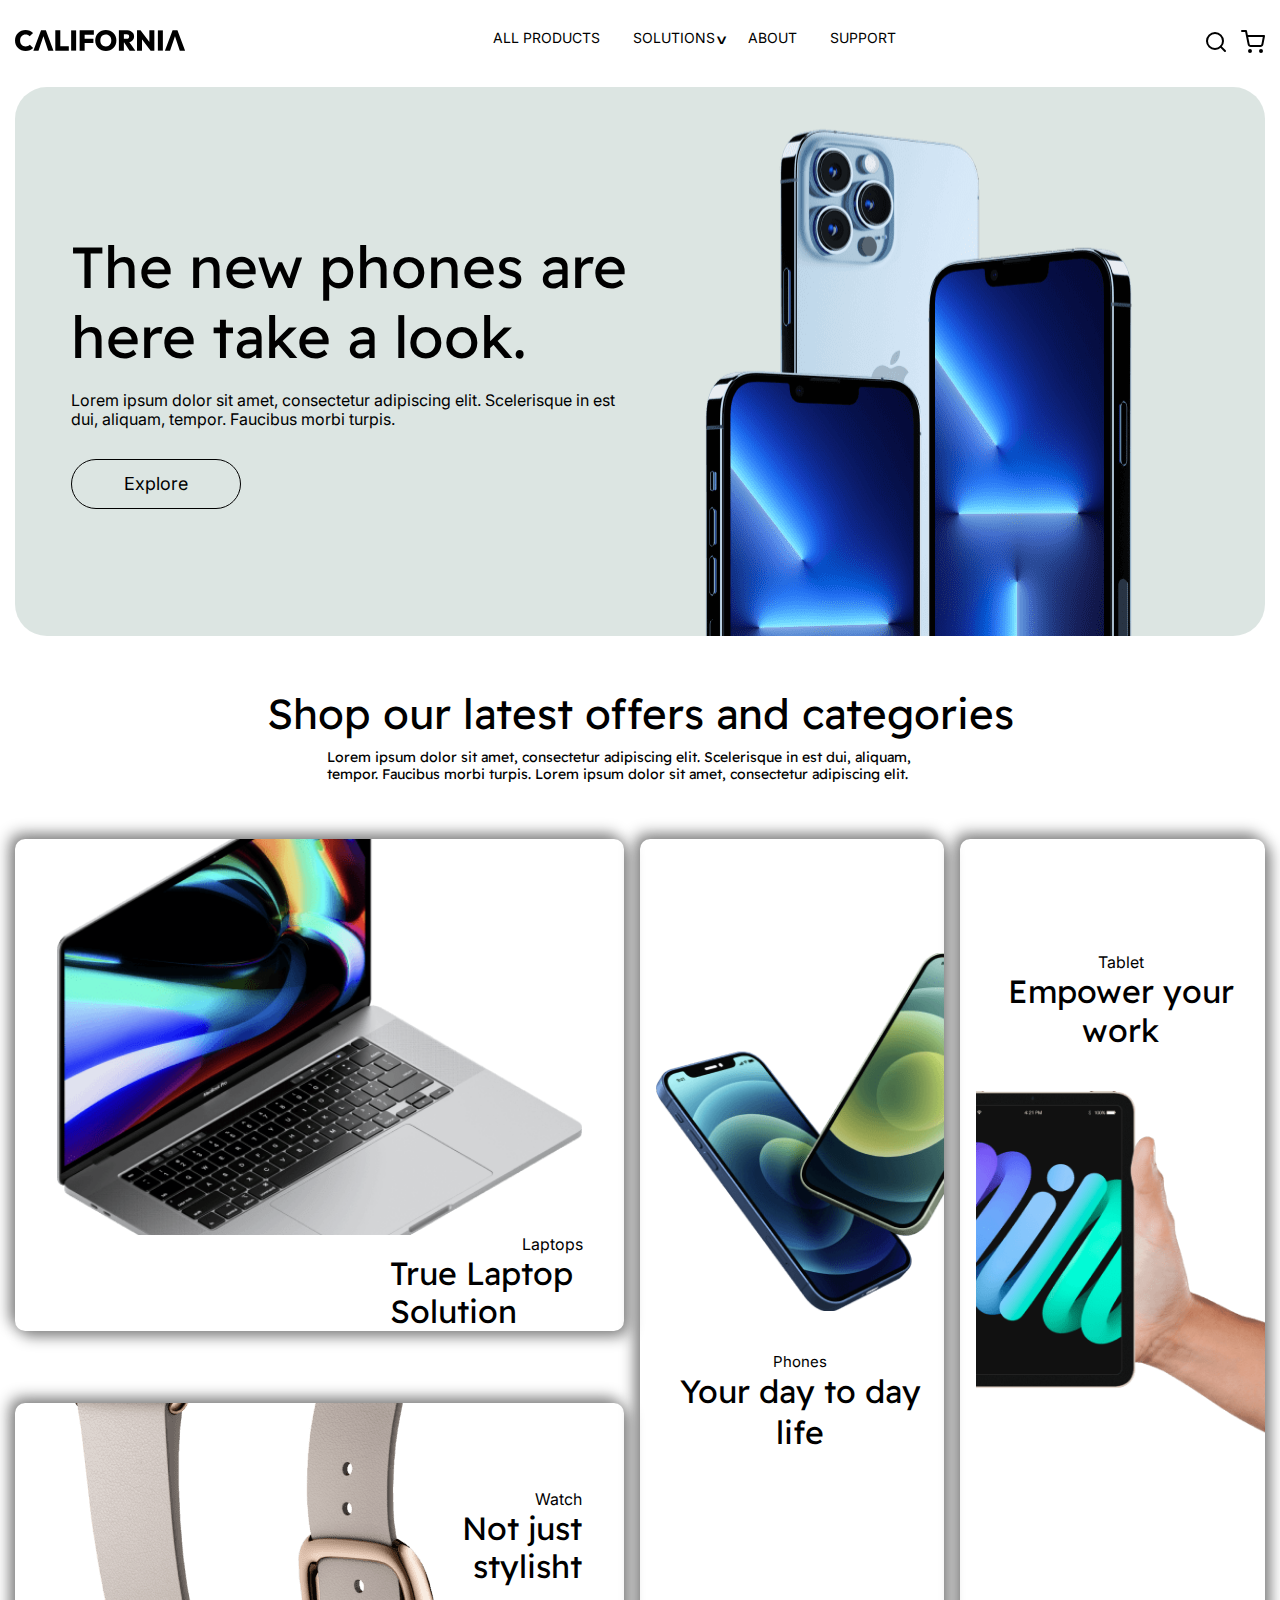
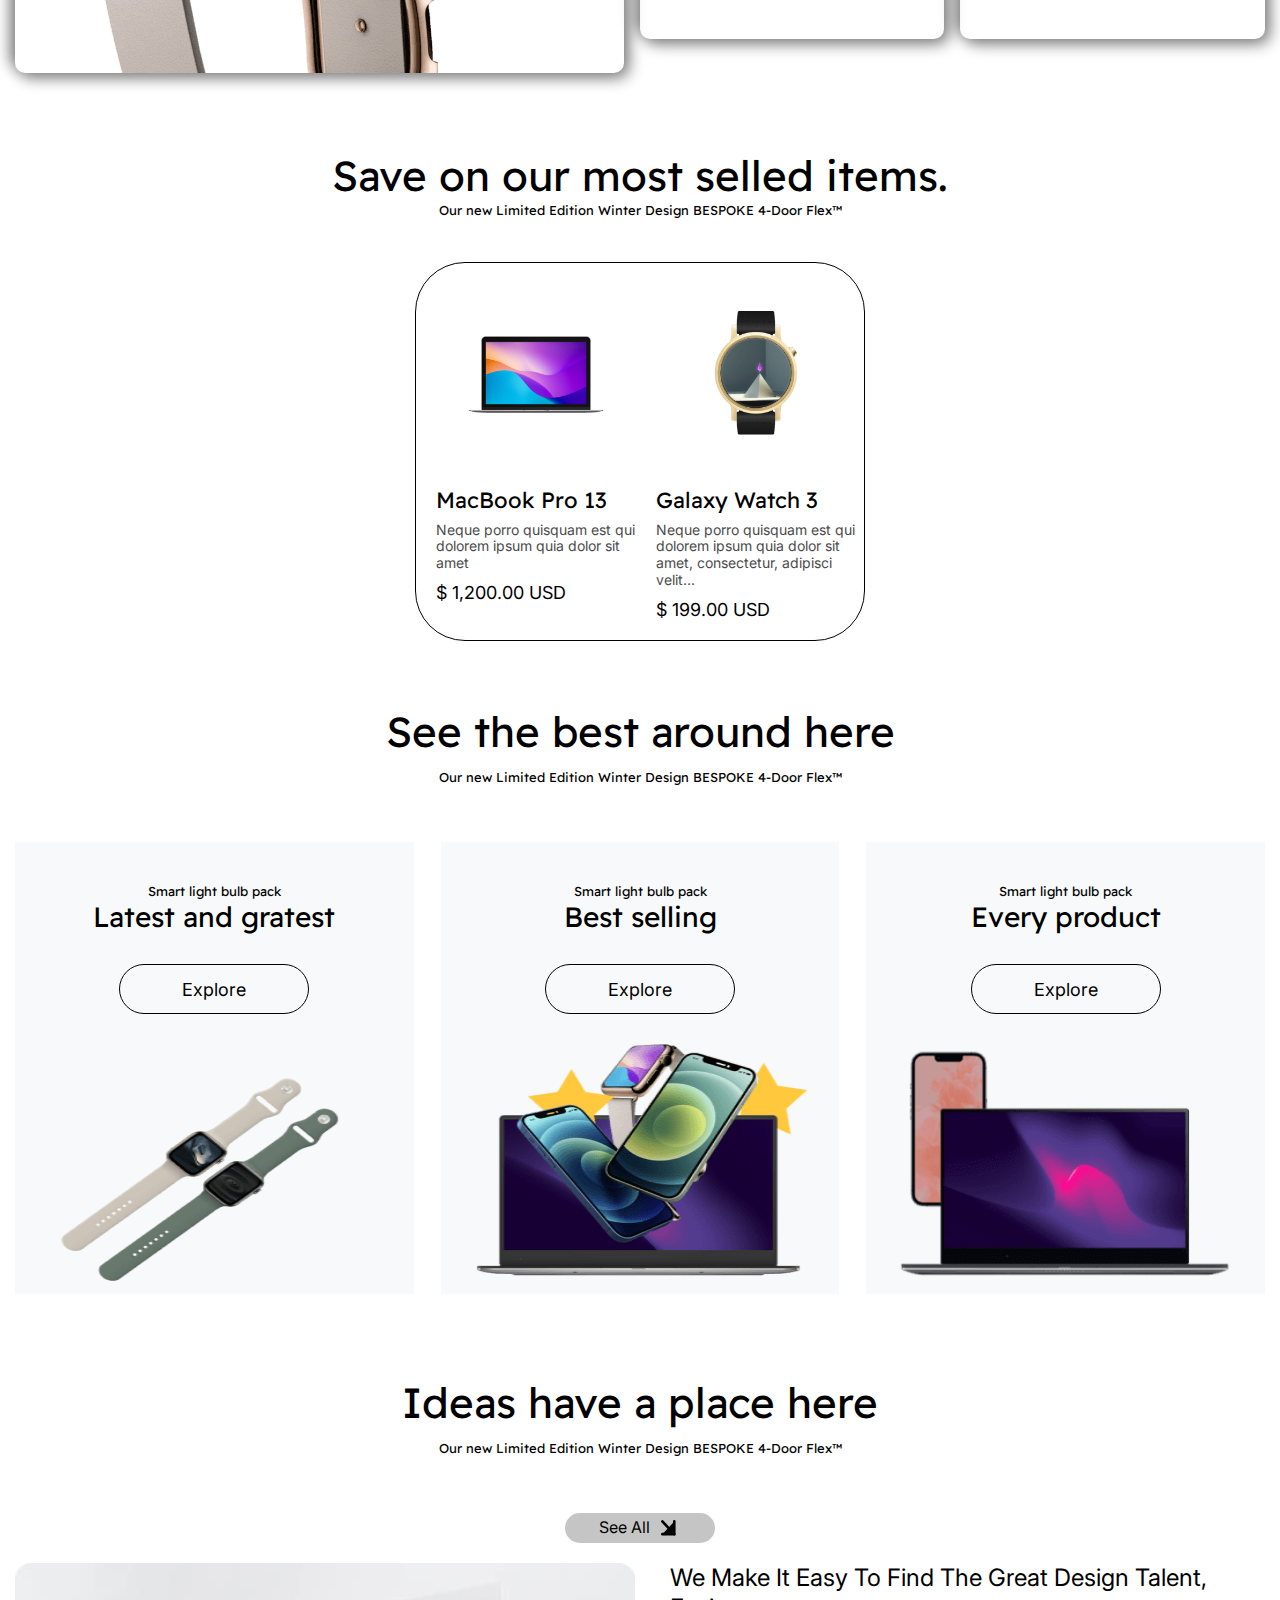
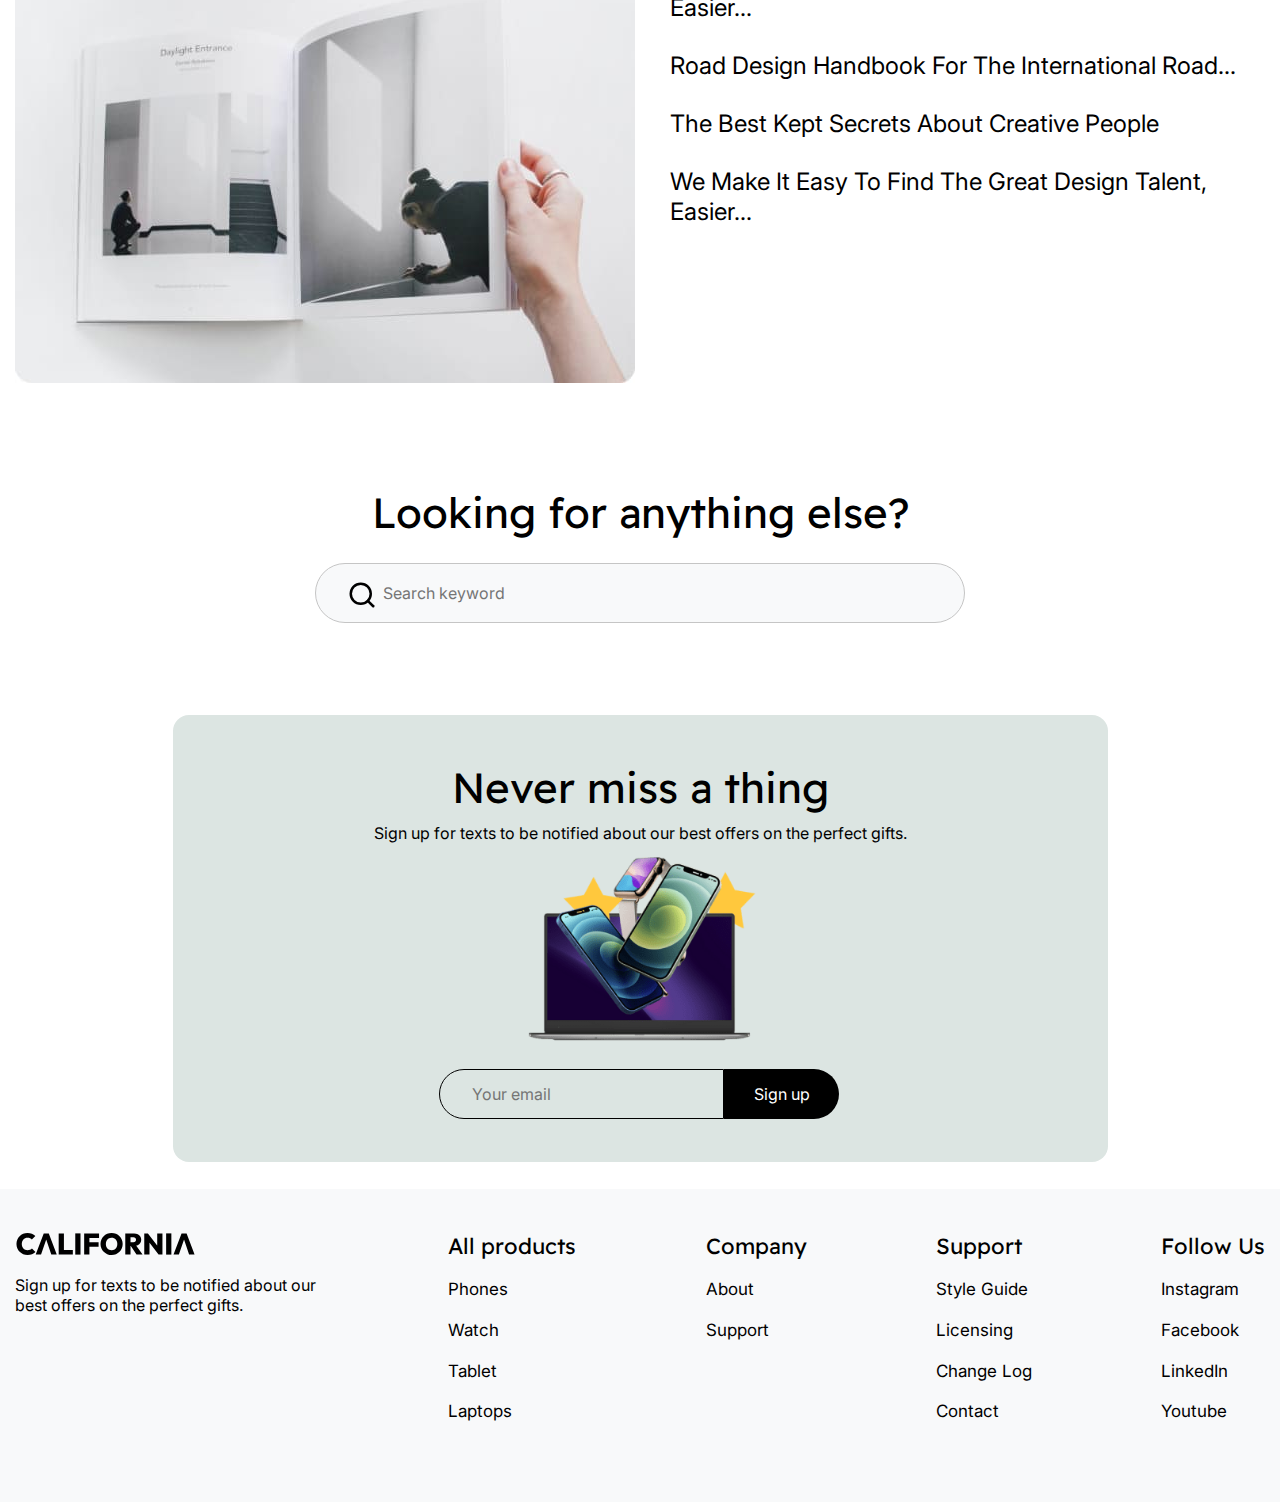
<file: index.html>
<!DOCTYPE html>
<html lang="en">
  <head>
    <meta charset="UTF-8" />
    <meta name="viewport" content="width=device-width, initial-scale=1.0" />
    <link
      rel="stylesheet"
      href="https://cdnjs.cloudflare.com/ajax/libs/modern-normalize/2.0.0/modern-normalize.min.css"
    />
    <link rel="stylesheet" href="./styles.css" />
    <link rel="preconnect" href="https://fonts.googleapis.com" />
    <link rel="preconnect" href="https://fonts.gstatic.com" crossorigin />
    <link
      href="https://fonts.googleapis.com/css2?family=Inter&family=Readex+Pro&display=swap"
      rel="stylesheet"
    />
    <title>Apple</title>
    <script src="./js/search-main.js" type="module" defer></script>
    <script src="./js/select-menu.js" type="module" defer></script>
    <script src="./js/mob-menu.js" type="module" defer></script>
    <script src="./js/see-all.js" type="module" defer></script>
    <script src="./js/slider.js" type="module" defer></script>
  </head>
  <body>
    <header class="header">
      <div class="container">
        <nav class="main-nav">
          <a class="logo-link" href="./index.html">
            <svg class="logo-icon" width="170" height="21">
              <use href="./image/symbol-defs.svg#icon-logo"></use>
            </svg>
          </a>
          <button class="mob-menu-open-btn" type="button">
            <svg class="mob-menu-open-btn-icon" width="30" height="30">
              <use href="./image/symbol-defs.svg#icon-mob-menu"></use>
            </svg>
          </button>
          <ul class="main-nav-link-list">
            <li>
              <a class="main-nav-link-list-item" href="./products.html"
                >all products</a
              >
            </li>
            <li class="solutions-item">
              <label class="solutions-label" for="solutions">Solutions</label>
              <input class="solutions-input" type="checkbox" id="solutions" />
              <ul class="solutions-list">
                <li class="solutions-list-item"><a href="">Something</a></li>
                <li class="solutions-list-item"><a href="">Something</a></li>
                <li class="solutions-list-item"><a href="">Something</a></li>
              </ul>
            </li>
            <li>
              <a class="main-nav-link-list-item" href="./about.html">ABOUT</a>
            </li>
            <li>
              <a class="main-nav-link-list-item" href=" ">Support</a>
            </li>
          </ul>
          <ul class="main-nav-icon-list">
            <li>
              <a class="main-nav-icon-list-link" href="#sixth">
                <svg class="main-nav-icon" width="24" height="24">
                  <use href="./image/symbol-defs.svg#icon-search-icon"></use>
                </svg>
              </a>
            </li>
            <li>
              <a class="main-nav-icon-list-link" href="./backet.html">
                <svg class="main-nav-icon" width="24" height="24">
                  <use href="./image/symbol-defs.svg#icon-cart-icon"></use>
                </svg>
              </a>
            </li>
          </ul>
        </nav>
      </div>
    </header>
    <section class="section-1">
      <div class="container">
        <div class="section-1-main-container">
          <h1 class="section-1-title">The new phones are here take a look.</h1>
          <p class="section-1-description">
            Lorem ipsum dolor sit amet, consectetur adipiscing elit. Scelerisque
            in est dui, aliquam, tempor. Faucibus morbi turpis.
          </p>
          <a class="section-1-btn" href="">Explore</a>
        </div>
      </div>
    </section>
    <section class="section-2">
      <div class="container">
        <h2 class="section-2-title" id="second">
          Shop our latest offers and categories
        </h2>
        <p class="section-2-description">
          Lorem ipsum dolor sit amet, consectetur adipiscing elit. Scelerisque
          in est dui, aliquam, tempor. Faucibus morbi turpis. Lorem ipsum dolor
          sit amet, consectetur adipiscing elit.
        </p>
        <div class="section-2-list-container">
          <ul class="section-2-list-1">
            <li class="section-2-list-1-item-1">
              <img
                srcset="
                  ./image/section-2/section-2-img-laptop.png    1x,
                  ./image/section-2/section-2-img-laptop@2x.png 2x
                "
                src="./image/section-2/section-2-img-laptop.png"
                alt=""
              />
              <h3 class="section-2-list-1-item-title-1">Laptops</h3>
              <p class="section-2-list-1-item-description-1">
                True Laptop Solution
              </p>
            </li>
            <li class="section-2-list-1-item-2">
              <img
                class="section-2-list-1-item-img-2"
                srcset="
                  ./image/section-2/section-2-img-belt.png    1x,
                  ./image/section-2/section-2-img-belt@2x.png 2x
                "
                src="./image/section-2/section-2-img-belt.png"
                alt=""
              />
              <div>
                <h3 class="section-2-list-1-item-title-2">Watch</h3>
                <p class="section-2-list-1-item-description-2">
                  Not just stylisht
                </p>
              </div>
            </li>
          </ul>
          <ul class="section-2-list-2">
            <li class="section-2-list-2-item">
              <img
                class="section-2-list-2-item-img-1"
                srcset="
                  ./image/section-2/section-2-img-iphone.png    1x,
                  ./image/section-2/section-2-img-iphone@2x.png 2x
                "
                src="./image/section-2/section-2-img-iphone.png"
                alt=""
              />
              <h3 class="section-2-list-2-item-title-1">Phones</h3>
              <p class="section-2-list-2-item-description-1">
                Your day to day life
              </p>
            </li>
            <li class="section-2-list-2-item">
              <h3 class="section-2-list-2-item-title-2">Tablet</h3>
              <p class="section-2-list-2-item-description-2">
                Empower your work
              </p>
              <img
                srcset="
                  ./image/section-2/section-2-img-tablet.png    1x,
                  ./image/section-2/section-2-img-tablet@2x.png 2x
                "
                src="./image/section-2/section-2-img-tablet.png"
                alt=""
              />
            </li>
          </ul>
        </div>
      </div>
    </section>
    <section class="section-3">
      <div class="container">
        <h2 class="section-3-title" id="third">
              Save on our most selled items.
            </h2>
            <p class="section-3-description">
              Our new Limited Edition Winter Design BESPOKE 4-Door Flex™
            </p>
            <ul class=" slider-box">
              <div class="slider-list">
              <li class="section-3-product-list-item slider-image-container" id="one">
                <div class="product-list-img-container">
                  <img
                    srcset="
                  ./image/section-3/section-3-laptop.png x1,
                  ./image/section-3/section-3-laptop@2x.png x2
                "
                    src="./image/section-3/section-3-laptop.png"
                    alt=""
                  />
                </div>
                <h3 class="product-list-item-name">MacBook Pro 13</h3>
                <p class="product-list-item-description">
                  Neque porro quisquam est qui dolorem ipsum quia dolor sit amet
                </p>
                <p class="product-list-item-price">$ 1,200.00 USD</p>
              </li>
              <li class="section-3-product-list-item slider-image-container" id="two">
                <div class="product-list-img-container">
                  <img
                    srcset="./image/section-3/section-3-watch.png x1, ./image/section-3/section-3-watch@2x.png x2"
                    src="./image/section-3/section-3-watch.png"
                    alt=""
                  />
                </div>
                <h3 class="product-list-item-name">Galaxy Watch 3</h3>
                <p class="product-list-item-description">
                  Neque porro quisquam est qui dolorem ipsum quia dolor sit
                  amet, consectetur, adipisci velit...
                </p>
                <p class="product-list-item-price">$ 199.00 USD</p>
              </li>
              <li class="section-3-product-list-item slider-image-container" id="three">
                <div class="product-list-img-container">
                  <img
                    srcset="
                      ./image/section-3/section-3-macair.png    1x,
                      ./image/section-3/section-3-macair@2x.png 2x
                    "
                    src="./image/section-3/section-3-macair.png"
                    alt=""
                  />
                </div>
                <h3 class="product-list-item-name">MacBook Air M1</h3>
                <p class="product-list-item-description">
                  Neque porro quisquam est qui dolorem ipsum quia dolor sit
                  amet, consectetur, adipisci velit...
                </p>
                <p class="product-list-item-price">$ 1,009.00 USD</p>
              </li>
              <li class="section-3-product-list-item slider-image-container" id="four">
                <div class="product-list-img-container">
                  <img
                    srcset="./image/section-3/section-3-tablet.png x1, ./image/section-3/section-3-tablet@2x.png x2"
                    src="./image/section-3/section-3-tablet.png"
                    alt=""
                  />
                </div>
                <h3 class="product-list-item-name">iPad</h3>
                <p class="product-list-item-description">
                  Neque porro quisquam est qui dolorem ipsum quia dolor sit
                  amet, consectetur, adipisci velit...
                </p>
                <p class="product-list-item-price">$ 610.00 USD</p>
              </li>
            </ul>
          </div>
      </div>
    </section>
    <section class="section-4">
      <div class="container">
        <h2 class="section-4-title" id="fourth">See the best around here</h2>
        <p class="section-4-description">
          Our new Limited Edition Winter Design BESPOKE 4-Door Flex™
        </p>
        <ul class="section-4-list">
          <li class="section-4-list-item">
            <p class="section-4-list-item-description">Smart light bulb pack</p>
            <h3 class="section-4-list-item-title">Latest and gratest</h3>
            <a class="section-4-list-item-btn" href="">Explore</a>
            <img
              class="section-4-list-img"
              srcset="
                ./image/section-4/section-4-watch.png    1x,
                ./image/section-4/section-4-watch@2x.png 2x
              "
              src="./image/section-4/section-4-watch.png"
              alt=""
            />
          </li>
          <li class="section-4-list-item">
            <p class="section-4-list-item-description">Smart light bulb pack</p>
            <h3 class="section-4-list-item-title">Best selling</h3>
            <a class="section-4-list-item-btn" href="">Explore</a>
            <img
              class="section-4-list-img"
              srcset="
                ./image/section-4/section-4-phones.png    1x,
                ./image/section-4/section-4-phones@2x.png 2x
              "
              src="./image/section-4/section-4-phones.png"
              alt=""
            />
          </li>
          <li class="section-4-list-item">
            <p class="section-4-list-item-description">Smart light bulb pack</p>
            <h3 class="section-4-list-item-title">Every product</h3>
            <a class="section-4-list-item-btn" href="">Explore</a>
            <img
              class="section-4-list-img"
              srcset="
                ./image/section-4/section-4-laptop.png    1x,
                ./image/section-4/section-4-laptop@2x.png 2x
              "
              src="./image/section-4/section-4-laptop.png"
              alt=""
            />
          </li>
        </ul>
      </div>
    </section>
    <section class="section-5">
      <div class="container">
        <h2 class="section-5-title" id="fifth">Ideas have a place here</h2>
        <p class="section-5-description">
          Our new Limited Edition Winter Design BESPOKE 4-Door Flex™
        </p>
        <div>
          <button class="see-all-btn" type="button">
            See All
            <svg class="see-all-svg" width="26" height="26">
              <use href="./image/symbol-defs.svg#icon-more-icon"></use>
            </svg>
          </button>
          <!-- <input
            class="see-all-checkbox"
            id="see-all"
            type="checkbox"
            name="see-all"
          /> -->
          <div class="see-all-list">
            <div class="section-5-item">
              <img
                class="section-5-item-img"
                srcset="
                ./image/section-5/section-5-img.jpg x1,
                ./image/section-5/section-5-img@2x.jpg x2
              "
                src="./image/section-5/section-5-img.jpg"
                alt=""
              />
              <ul>
                <li class="section-5-list-item">
                  We Make It Easy To Find The Great Design Talent, Easier...
                </li>
                <li class="section-5-list-item">
                  Road Design Handbook For The International Road...
                </li>
                <li class="section-5-list-item">
                  The Best Kept Secrets About Creative People
                </li>
                <li class="section-5-list-item">
                  We Make It Easy To Find The Great Design Talent, Easier...
                </li>
              </ul>
            </div>
            <div class="section-5-item section-5-item-hidden">
              <img
                class="section-5-item-img"
                srcset="
                ./image/section-5/section-5-img.jpg x1,
                ./image/section-5/section-5-img@2x.jpg x2
              "
                src="./image/section-5/section-5-img.jpg"
                alt=""
              />
              <ul>
                <li class="section-5-list-item">
                  We Make It Easy To Find The Great Design Talent, Easier...
                </li>
                <li class="section-5-list-item">
                  Road Design Handbook For The International Road...
                </li>
                <li class="section-5-list-item">
                  The Best Kept Secrets About Creative People
                </li>
                <li class="section-5-list-item">
                  We Make It Easy To Find The Great Design Talent, Easier...
                </li>
              </ul>
            </div>
            <div class="section-5-item section-5-item-hidden">
              <img
                class="section-5-item-img"
                srcset="
                ./image/section-5/section-5-img.jpg x1,
                ./image/section-5/section-5-img@2x.jpg x2
              "
                src="./image/section-5/section-5-img.jpg"
                alt=""
              />
              <ul>
                <li class="section-5-list-item">
                  We Make It Easy To Find The Great Design Talent, Easier...
                </li>
                <li class="section-5-list-item">
                  Road Design Handbook For The International Road...
                </li>
                <li class="section-5-list-item">
                  The Best Kept Secrets About Creative People
                </li>
                <li class="section-5-list-item">
                  We Make It Easy To Find The Great Design Talent, Easier...
                </li>
              </ul>
            </div>
          </div>
        </div>
      </div>
    </section>
    <section class="section-6">
      <div class="container">
        <h2 class="section-6-title" id="sixth">Looking for anything else?</h2>
        <form class="search-container">
          <input
            class="section-6-search"
            type="search"
            placeholder="Search keyword"
            name="search"
          />
          <button class="search-btn" type="submit">
            <svg class="search-icon" width="30" height="30">
              <use href="./image/symbol-defs.svg#icon-search-icon"></use>
            </svg>
          </button>
        </form>
      </div>
    </section>
    <section class="section-7">
      <div class="container">
        <div class="section-7-add-container">
          <h2 class="section-7-title" id="seventh">Never miss a thing</h2>
          <p class="section-7-description">
            Sign up for texts to be notified about our best offers on the
            perfect gifts.
          </p>
          <img
            class="section-7-img"
            srcset="
              ./image/section-4/section-4-phones.png    1x,
              ./image/section-4/section-4-phones@2x.png 2x
            "
            src="./image/section-4/section-4-phones.png"
            alt=""
          />
          <form class="section-7-form">
            <input
              class="section-7-form-input"
              type="email"
              placeholder="Your email"
            />
            <button class="section-7-form-btn" type="submit">Sign up</button>
          </form>
        </div>
      </div>
    </section>
    <footer class="footer-section">
      <div class="container">
        <nav class="footer-nav">
          <div class="footer-logo-container">
            <a class="footer-logo" href="">
              <svg class="footer-logo-icon" width="181" height="22">
                <use href="./image/symbol-defs.svg#icon-logo"></use>
              </svg>
            </a>
            <p class="footer-description">
              Sign up for texts to be notified about our best offers on the
              perfect gifts.
            </p>
          </div>
          <ul class="footer-link-list">
            <li class="footer-link-list-item footer-link-list-item-main">
              <a href="">All products</a>
            </li>
            <li class="footer-link-list-item"><a href="">Phones</a></li>
            <li class="footer-link-list-item"><a href="">Watch</a></li>
            <li class="footer-link-list-item"><a href="">Tablet</a></li>
            <li class="footer-link-list-item"><a href="">Laptops</a></li>
          </ul>
          <ul class="footer-link-list">
            <li class="footer-link-list-item footer-link-list-item-main">
              <a href="">Company</a>
            </li>
            <li class="footer-link-list-item"><a href="">About</a></li>
            <li class="footer-link-list-item"><a href="">Support</a></li>
          </ul>
          <ul class="footer-link-list">
            <li class="footer-link-list-item footer-link-list-item-main">
              <a href="">Support</a>
            </li>
            <li class="footer-link-list-item"><a href="">Style Guide</a></li>
            <li class="footer-link-list-item"><a href="">Licensing</a></li>
            <li class="footer-link-list-item"><a href="">Change Log</a></li>
            <li class="footer-link-list-item"><a href="">Contact</a></li>
          </ul>
          <ul class="footer-link-list">
            <li class="footer-link-list-item footer-link-list-item-main">
              <a href="">Follow Us</a>
            </li>
            <li class="footer-link-list-item"><a href="">Instagram</a></li>
            <li class="footer-link-list-item"><a href="">Facebook</a></li>
            <li class="footer-link-list-item"><a href="">LinkedIn</a></li>
            <li class="footer-link-list-item"><a href="">Youtube</a></li>
          </ul>
        </nav>
      </div>
    </footer>
    <div class="mobile-menu">
      <button class="mob-close-menu-btn" type="button">
        <svg class="mob-close-menu-btn-icon" width="20" height="20">
          <use href="./image/symbol-defs.svg#icon-close-btn"></use>
        </svg>
      </button>
      <ul class="mobile-nav-link-list">
        <li>
          <a class="mobile-nav-link-list-item" href="./products.html"
            >all products</a
          >
        </li>
        <li class="mobile-solutions-item">
          <button class="mobile-solutions-label" type="button">
            Solutions
          </button>
          <!-- <input
            class="mobile-solutions-input"
            type="checkbox"
            id="mobile-solutions"
          /> -->
          <ul class="mobile-solutions-list">
            <li class="mobile-solutions-list-item">
              <a href="">Something</a>
            </li>
            <li class="mobile-solutions-list-item">
              <a href="">Something</a>
            </li>
            <li class="mobile-solutions-list-item">
              <a href="">Something</a>
            </li>
          </ul>
        </li>
        <li>
          <a class="mobile-nav-link-list-item" href="./about.html">ABOUT</a>
        </li>
        <li><a class="mobile-nav-link-list-item" href="">Support</a></li>
      </ul>
      <img class="mob-menu-img" src="./image/mob-menu-img.gif" alt="" />
    </div>
  </body>
</html>
</file>
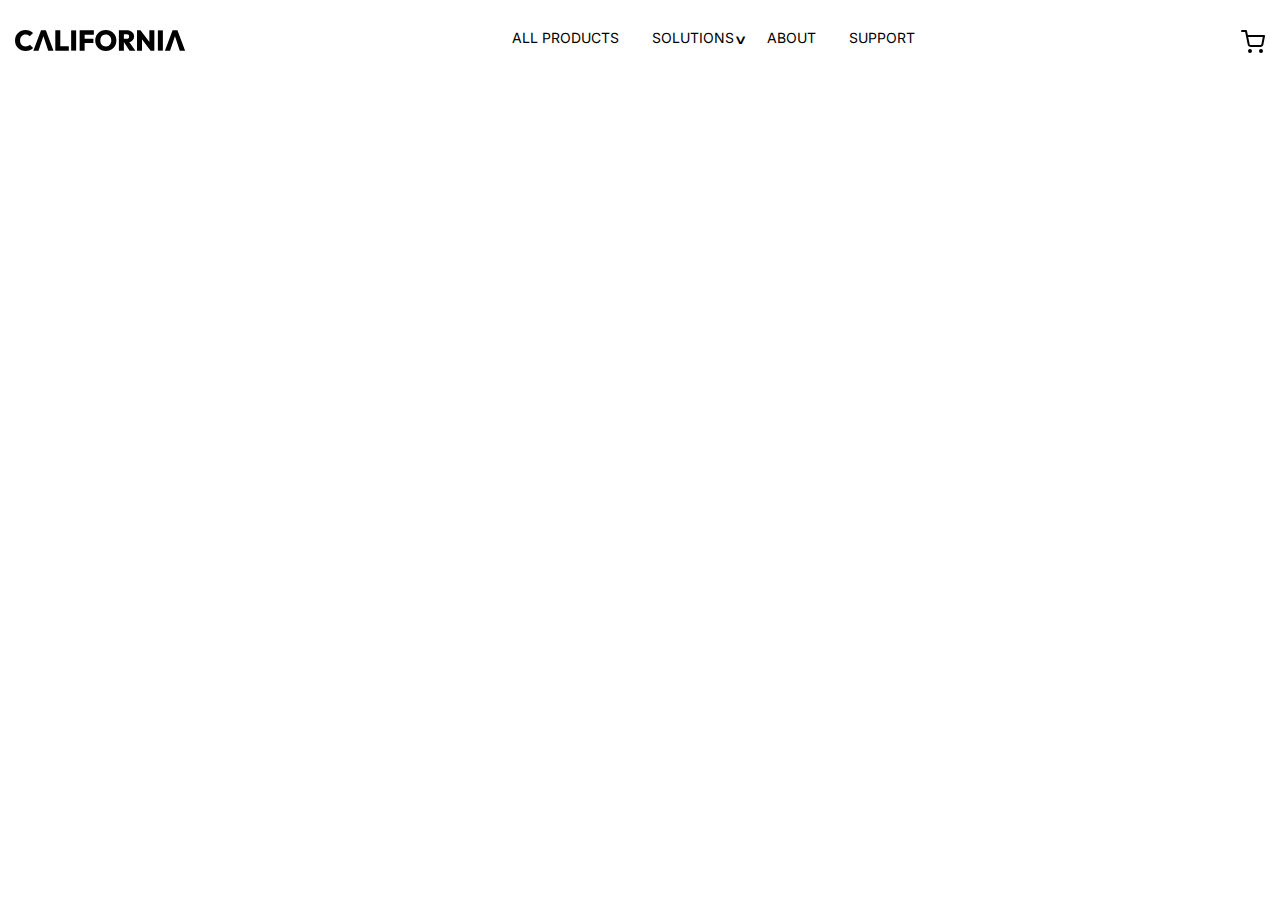
<file: about.html>
<!DOCTYPE html>
<html lang="en">
  <head>
    <meta charset="UTF-8" />
    <meta name="viewport" content="width=device-width, initial-scale=1.0" />
    <link
      rel="stylesheet"
      href="https://cdnjs.cloudflare.com/ajax/libs/modern-normalize/2.0.0/modern-normalize.min.css"
    />
    <link rel="stylesheet" href="./styles.css" />
    <link rel="preconnect" href="https://fonts.googleapis.com" />
    <link rel="preconnect" href="https://fonts.gstatic.com" crossorigin />
    <link
      href="https://fonts.googleapis.com/css2?family=Inter&family=Readex+Pro&display=swap"
      rel="stylesheet"
    />
    <title>Apple</title>
    <script src="./js/slider.js" type="module" defer></script>
    <script src="./js/mob-menu.js" type="module" defer></script>
  </head>
  <body>
    <header class="header">
      <div class="container">
        <nav class="main-nav">
          <a class="logo-link" href="./index.html">
            <svg class="logo-icon" width="170" height="21">
              <use href="./image/symbol-defs.svg#icon-logo"></use>
            </svg>
          </a>
          <button class="mob-menu-open-btn" type="button">
            <svg class="mob-menu-open-btn-icon" width="30" height="30">
              <use href="./image/symbol-defs.svg#icon-mob-menu"></use>
            </svg>
          </button>
          <ul class="main-nav-link-list">
            <li>
              <a class="main-nav-link-list-item" href="./products.html"
                >all products</a
              >
            </li>
            <li class="solutions-item">
              <label class="solutions-label" for="solutions">Solutions</label>
              <input class="solutions-input" type="checkbox" id="solutions" />
              <ul class="solutions-list">
                <li class="solutions-list-item"><a href="">Something</a></li>
                <li class="solutions-list-item"><a href="">Something</a></li>
                <li class="solutions-list-item"><a href="">Something</a></li>
              </ul>
            </li>
            <li>
              <a class="main-nav-link-list-item" href="./about.html">ABOUT</a>
            </li>
            <li>
              <a class="main-nav-link-list-item" href=" ">Support</a>
            </li>
          </ul>
          <ul class="main-nav-icon-list">
            <li>
              <a class="main-nav-icon-list-link" href="./backet.html">
                <svg class="main-nav-icon" width="24" height="24">
                  <use href="./image/symbol-defs.svg#icon-cart-icon"></use>
                </svg>
              </a>
            </li>
          </ul>
        </nav>
      </div>
    </header>
    <section></section>
    <div class="mobile-menu">
      <button class="mob-close-menu-btn" type="button">
        <svg class="mob-close-menu-btn-icon" width="20" height="20">
          <use href="./image/symbol-defs.svg#icon-close-btn"></use>
        </svg>
      </button>
      <ul class="mobile-nav-link-list">
        <li>
          <a class="mobile-nav-link-list-item" href="./products.html"
            >all products</a
          >
        </li>
        <li class="mobile-solutions-item">
          <button class="mobile-solutions-label" type="button">
            Solutions
          </button>
          <!-- <input
            class="mobile-solutions-input"
            type="checkbox"
            id="mobile-solutions"
          /> -->
          <ul class="mobile-solutions-list">
            <li class="mobile-solutions-list-item">
              <a href="">Something</a>
            </li>
            <li class="mobile-solutions-list-item">
              <a href="">Something</a>
            </li>
            <li class="mobile-solutions-list-item">
              <a href="">Something</a>
            </li>
          </ul>
        </li>
        <li>
          <a class="mobile-nav-link-list-item" href="./about.html">ABOUT</a>
        </li>
        <li><a class="mobile-nav-link-list-item" href="">Support</a></li>
      </ul>
      <img class="mob-menu-img" src="./image/mob-menu-img.gif" alt="" />
    </div>
  </body>
</html>
</file>
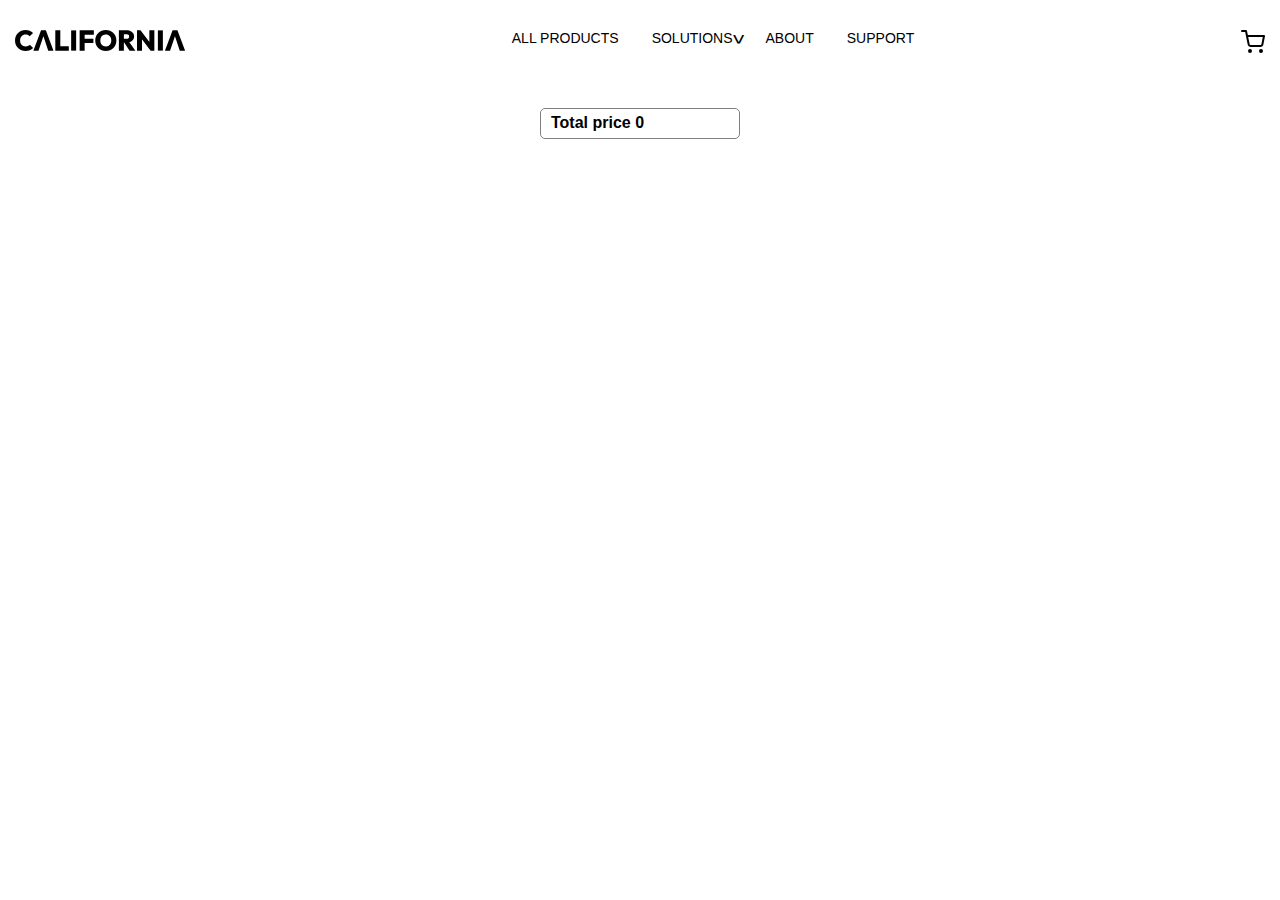
<file: backet.html>
<!DOCTYPE html>
<html lang="en">
  <head>
    <meta charset="UTF-8" />
    <meta name="viewport" content="width=device-width, initial-scale=1.0" />
    <title>Basket Page</title>
    <link
      rel="stylesheet"
      href="https://cdnjs.cloudflare.com/ajax/libs/modern-normalize/2.0.0/modern-normalize.min.css"
    />
    <link rel="stylesheet" href="./styles.css" />
    <script src="./js/basket.js" type="module" defer></script>
    <script src="./js/mob-menu.js" type="module" defer></script>
  </head>
  <body>
    <header class="header">
      <div class="container">
        <nav class="main-nav">
          <a class="logo-link" href="./index.html">
            <svg class="logo-icon" width="170" height="21">
              <use href="./image/symbol-defs.svg#icon-logo"></use>
            </svg>
          </a>
          <button class="mob-menu-open-btn" type="button">
            <svg class="mob-menu-open-btn-icon" width="30" height="30">
              <use href="./image/symbol-defs.svg#icon-mob-menu"></use>
            </svg>
          </button>
          <ul class="main-nav-link-list">
            <li>
              <a class="main-nav-link-list-item" href="./products.html"
                >all products</a
              >
            </li>
            <li class="solutions-item">
              <label class="solutions-label" for="solutions">Solutions</label>
              <input class="solutions-input" type="checkbox" id="solutions" />
              <ul class="solutions-list">
                <li class="solutions-list-item"><a href="">Something</a></li>
                <li class="solutions-list-item"><a href="">Something</a></li>
                <li class="solutions-list-item"><a href="">Something</a></li>
              </ul>
            </li>
            <li>
              <a class="main-nav-link-list-item" href="./about.html">ABOUT</a>
            </li>
            <li>
              <a class="main-nav-link-list-item" href=" ">Support</a>
            </li>
          </ul>
          <ul class="main-nav-icon-list">
            <li>
              <a class="main-nav-icon-list-link" href="./backet.html">
                <svg class="main-nav-icon" width="24" height="24">
                  <use href="./image/symbol-defs.svg#icon-cart-icon"></use>
                </svg>
              </a>
            </li>
          </ul>
        </nav>
      </div>
    </header>
    <section class="basket-section">
      <ul class="basket-list"></ul>
      <p class="total-price-container">
        Total price <span class="total-price"></span>
      </p>
    </section>
    <div class="mobile-menu">
      <button class="mob-close-menu-btn" type="button">
        <svg class="mob-close-menu-btn-icon" width="20" height="20">
          <use href="./image/symbol-defs.svg#icon-close-btn"></use>
        </svg>
      </button>
      <ul class="mobile-nav-link-list">
        <li>
          <a class="mobile-nav-link-list-item" href="./products.html"
            >all products</a
          >
        </li>
        <li class="mobile-solutions-item">
          <button class="mobile-solutions-label" type="button">
            Solutions
          </button>
          <!-- <input
            class="mobile-solutions-input"
            type="checkbox"
            id="mobile-solutions"
          /> -->
          <ul class="mobile-solutions-list">
            <li class="mobile-solutions-list-item">
              <a href="">Something</a>
            </li>
            <li class="mobile-solutions-list-item">
              <a href="">Something</a>
            </li>
            <li class="mobile-solutions-list-item">
              <a href="">Something</a>
            </li>
          </ul>
        </li>
        <li>
          <a class="mobile-nav-link-list-item" href="./about.html">ABOUT</a>
        </li>
        <li><a class="mobile-nav-link-list-item" href="">Support</a></li>
      </ul>
      <img class="mob-menu-img" src="./image/mob-menu-img.gif" alt="" />
    </div>
  </body>
</html>
</file>
<file: styles.css>
body {
    font-family: Inter, sans-serif;
    color: #000000;
}

ul {
    list-style-type: none;
    padding: 0;
    margin: 0;
}

h1, h2, h3, h4 {
    margin: 0;
    font-family: Readex Pro, sans-serif;
}

a {
    text-decoration: none;
    color: currentColor;
    display: inline-block;
}

p {
    margin: 0;
}

img {
    width: 100%;
    display: block;
}

html {
    scroll-behavior: smooth;
}

.container {
    max-width: 1295px;
padding-left: 15px;
padding-right: 15px;
margin-left: auto;
margin-right: auto;
}

.mobile-menu {
    display: none;
}

.mob-menu-open-btn {
    display: none;
}


/* =====================header==================== */
.main-nav {
    display: flex;
    justify-content: space-between;
}

.logo-link {
    fill: #000000;
    padding: 30px 0;
}

.main-nav-link-list {
    display: flex;
    gap: 33px;
    text-transform: uppercase;
    color: #000;
        font-size: 14px;
        font-weight: 400;
        line-height: 1.2;
}

.main-nav-link-list-item {
    padding: 30px 0;
    transition: color 250ms ease-in-out;
}

.main-nav-link-list-item:hover {
    color: #DCE5E2;
}

.main-nav-icon-list {
    display: flex;
    gap: 13px;
}

.main-nav-icon-list-link {
    padding: 30px 0;
}

.main-nav-icon {
fill: none;
    stroke: #000000;
    transition: color 250ms ease-in-out;
}

.main-nav-icon-list-link:hover .main-nav-icon {
    stroke: #DCE5E2;
}

.solutions-input {
    display: none;
}

.solutions-input:checked ~ .solutions-list {
    visibility: visible;
    pointer-events: all;
}

.solutions-item {
    padding-top: 30px;
    cursor: pointer;
}

.solutions-label {
    cursor: pointer;
    transition: color 250ms ease-in-out;
}

.solutions-label:hover {
    color: #DCE5E2;
}

.solutions-item {
    position: relative;
}

.solutions-item::after {
    content: "^";
    display: block;
    rotate: 180deg;
    font-size: 24px;
    position: absolute;
    top: 20px;
    right: -12px;
}

.solutions-list {
        font-size: 14px;
        font-weight: 700;
        line-height: 1.2;
        text-transform: uppercase;
        position: absolute;
        top: 55px;
        visibility: hidden;
        pointer-events: none;
}

.solutions-list-item {
    transition: color 250ms ease-in-out;
}

.solutions-list-item:hover {
    color: gray;
}

.solutions-list li:not(:last-child) {
    margin-bottom: 10px;
}



/* =================section 1===================== */
.section-1 {
    padding-bottom: 5px;
}

.section-1-main-container {
    background-color: #DCE5E2;
    border-radius: 32px;
    width: 100%;
    padding-top: 145px;
    padding-bottom: 127px;
    padding-left: 56px;
    background-image: url(./image/section-1/section-1-bg-img.png);
    background-repeat: no-repeat;
    background-position: bottom 0 right 40px;
}

.section-1-title {
    color: #000;
        font-size: 58px;
        font-weight: 400;
        line-height: 1.2;
        margin-bottom: 19px;
        max-width: 588px;
        margin-right: auto;
}

.section-1-description {
    font-weight: 400;
    line-height: 1.2;
    display: block;
    max-width: 565px;
    margin-right: auto;
    margin-bottom: 30px;
}

.section-1-btn {
    display: flex;
    justify-content: center;
    align-items: center;
    max-width: 170px;
    height: 50px;
    margin-right: auto;
    border: 1px solid #000;
    border-radius: 200px;
        font-size: 18px;
        font-weight: 400;
        line-height: 1.2;
        text-transform: capitalize;
    transition: background-color 250ms ease-in-out;
}

.section-1-btn:hover {
    background-color: whitesmoke;
}

/* ===================section 2==================== */
.section-2 {
    padding-top: 47px;
    padding-bottom: 5px;
}

.section-2-title {
        text-align: center;
        font-size: 42px;
        font-weight: 400;
        line-height: 1.25;
        margin-bottom: 9px;
}

.section-2-description {
        font-family: Readex Pro;
        font-size: 14px;
        font-weight: 400;
        line-height: 1.2;
        margin-bottom: 56px;
        max-width: 627px;
        display: block;
        margin-left: auto;
        margin-right: auto;
}

.section-2-list-container {
    display: flex;
justify-content: center;    
gap: 16px;
}

.section-2-list-1 {
    display: flex;
    flex-direction: column;
    gap: 72px;
    max-width: 639px;
}

.section-2-list-1-item-1, .section-2-list-1-item-2  {
    max-width: 639px;
    box-shadow: 5px 5px 15px gray, -5px -5px 15px gray;
    border-radius: 10px;

}

.section-2-list-2 {
    display: flex;
    gap: 16px;
    justify-content: center;
}

.section-2-list-2-item {
flex-basis: calc((100% - 16px) / 2);
padding-top: 114px;
padding-bottom: 144px;
box-shadow: 5px 5px 15px gray, -5px -5px 15px gray;
border-radius: 10px;
}

.section-2-list-1-item-title-1, .section-2-list-1-item-title-2, 
.section-2-list-2-item-title-1, .section-2-list-2-item-title-2 {
font-family: Inter;
font-size: 16px;
font-weight: 400;
line-height: 1.2; 
}

.section-2-list-1-item-description-1, .section-2-list-1-item-description-2,
.section-2-list-2-item-description-1, .section-2-list-2-item-description-2 {
font-family: Readex Pro;
font-size: 32px;
font-weight: 400;
line-height: 1.2; 
}


.section-2-list-1-item-1, .section-2-list-1-item-2 {
    padding: 0 42px;
}

.section-2-list-1-item-title-1 {
    max-width: 60px;
    margin-left: auto;
}

.section-2-list-1-item-description-1 {
    max-width: 192px;
    margin-left: auto;
}

.section-2-list-1-item-2 {
    display: flex;
    align-items: center;
}

.section-2-list-1-item-title-2 {
max-width: 47px;
display: block;
margin-left: auto;
}

.section-2-list-1-item-description-2 {
    text-align: end;
}

.section-2-list-1-item-img-2 {
    max-width: 381px;
}



.section-2-list-2-item {
    padding-left: 16px;
    max-height: 800px;
}

.section-2-list-2-item-img-1 {
    margin-bottom: 41px;
}

.section-2-list-2-item-title-1 {
text-align: center;
font-family: Inter;
font-size: 15px;
font-weight: 400;
line-height: 1.28;
}

.section-2-list-2-item-description-1 {
font-family: Readex Pro;
font-size: 32px;
font-weight: 400;
line-height: 1.28; 
max-width: 250px;
margin-left: auto;
margin-right: auto;
text-align: center;
}

.section-2-list-2-item-title-2 {
    text-align: center;
}

.section-2-list-2-item-description-2 {
    text-align: center;
    margin-bottom: 42px;
}

/* =====================section 3======================== */
.section-3 {
    padding-top: 72px;
    padding-bottom: 28px;
}

.section-3-title {
        text-align: center;
        font-size: 42px;
        font-weight: 400;
        line-height: 1.25;
        margin-bottom: 8px;
}

.section-3-description {
    color: #000;
        font-family: Readex Pro;
        font-size: 13px;
        font-weight: 400;
        line-height: 1.29px;
        margin-bottom: 31px;
        text-align: center;
}


.basket-list {
    display: flex;
        flex-wrap: wrap;
        gap: 27px;
        justify-content: center;
}

.section-3-product-list-item {
    flex-basis: calc((100% - 81px) / 4);
    min-width: 200px;
}

.product-list-img-container {
    padding: 28px;
    margin-bottom: 37px;
}

.product-list-item-name {
        font-size: 22px;
        font-weight: 400;
        line-height: 1.25px;
        margin-bottom: 20px;
}

.product-list-item-description {
    color: #4B4B4B;
        font-size: 14px;
        font-weight: 400;
        line-height: 1.2;
        margin-bottom: 10px;
}

.product-list-item-price {
        font-size: 18px;
        font-weight: 400;
        line-height: 1.2;
}

/* ====================section 4======================== */
.section-4 {
    padding-top: 37px;
    padding-bottom: 28px;
}

.section-4-title {
        text-align: center;
        font-size: 42px;
        font-weight: 400;
        line-height: 1.25;
        margin-bottom: 10px;
}

.section-4-description {
        text-align: center;
        font-family: Readex Pro;
        font-size: 13px;
        font-weight: 400;
        line-height: 1.29;
        margin-bottom: 56px;
}

.section-4-list {
    display: flex;
    gap: 27px;
    flex-wrap: wrap;
    justify-content: center;
}

.section-4-list-item {
    flex-basis: calc((100% - 54px) / 3);
    min-width: 200px;
    background-color: #F8F9FA;
    padding-top: 41px;
    padding-left: 29px;
    padding-right: 29px;
}

.section-4-list-item-description {
        text-align: center;
        font-family: Readex Pro;
        font-size: 13px;
        font-weight: 400;
        line-height: 1.29;
}

.section-4-list-item-title {
        text-align: center;
        font-size: 28px;
        font-weight: 400;
        line-height: 1.25;
        margin-bottom: 30px;
}

.section-4-list-item-btn {
    display: flex;
        justify-content: center;
        align-items: center;
        max-width: 190px;
        height: 50px;
        margin-right: auto;
        margin-left: auto;
        margin-bottom: 30px;
        border: 1px solid #000;
        border-radius: 200px;
        font-size: 18px;
        font-weight: 400;
        line-height: 1.2;
        text-transform: capitalize;
        transition: background-color 250ms ease-in-out, box-shadow 250ms ease-in-out;
}


.section-4-list-item-btn:hover {
    background-color: whitesmoke;
    box-shadow: 2px 2px 10px 1px gray, -2px -2px 10px 1px gray;
}

.section-4-list-img {
    max-height: 250px;
}

/* ===================section 5============================ */
.section-5 {
    padding-top: 55px;
    padding-bottom: 24px;
}

.section-5-title {
        text-align: center;
        font-size: 42px;
        font-weight: 400;
        line-height: 1.25;
        margin-bottom: 10px;
}

.section-5-description {
        text-align: center;
        font-family: Readex Pro;
        font-size: 13px;
        font-weight: 400;
        line-height: 1.29;
        margin-bottom: 56px;
}

/* .see-all-checkbox {
    display: none;
} */

.close-all-text {
    display: none;
}

.section-5-item-hidden {
    visibility: hidden;
    pointer-events: none;
    position: absolute;
    transition: transform 500ms ease-in-out;
    transform: translate(0, -100%);
}

.is-visible {
visibility: visible;
pointer-events: all;
position: static;
transform: translate(0, 0);


}



.see-all-btn {
    width: 150px;
    background-color: #C5C5C5;
    border: 1px solid transparent;
    outline: transparent;
    border-radius: 20px;
    display: flex;
    gap: 5px;
    justify-content: center;
    align-items: center;
    margin-bottom: 20px;
    margin-left: auto;
    margin-right: auto;
    cursor: pointer;
}

.see-all-svg {
    transform: rotate(90deg);
}


.section-5-item {
    display: flex;
    gap: 35px;
    margin-bottom: 30px;
}

.section-5-item-img {
    max-width: 620px;
    flex-shrink: 1;
}

.section-5-list-item {
font-size: 24px;
font-weight: 400;
line-height: 1.25;
}

.section-5-list-item:not(:last-child) {
    margin-bottom: 28px;
}

/* ======================section 6====================== */
.section-6 {
    padding: 50px 0;
}

.section-6-title {
        text-align: center;
        font-size: 42px;
        font-weight: 400;
        line-height: 1.25;
        margin-bottom: 24px;
}

.section-6-search {
    width: 100%;
        height: 60px;
        flex-shrink: 0;
    border-radius: 100px;
        border: 1px solid #C5C5C5;
        background: #F8F9FA;
    padding-left: 67px;
    padding-right: 20px;
}

.search-container {
    position: relative;
    max-width: 650px;
    margin-left: auto;
    margin-right: auto;
}

.search-icon {
    fill: none;
    stroke: #000000;
}

.search-btn {
    position: absolute;
        top: 15px;
        left: 25px;
    width: 32px;
    height: 32px;
    outline: transparent;
    border: solid 1px transparent;
    background-color: transparent;
    cursor: pointer;
}

/* =====================section 7=================== */
.section-7 {
    padding-top: 42px;
    padding-bottom: 27px;
}

.section-7-add-container {
    max-width: 935px;
    background-color: #DCE5E2;
    border-radius: 16px;
    margin-left: auto;
    margin-right: auto;
    padding-top: 47px;
    padding-bottom: 43px;
}

.section-7-title {
        text-align: center;
        font-size: 42px;
        font-weight: 400;
        line-height: 1.25;
        margin-bottom: 9px;
}

.section-7-description {
        text-align: center;
        font-weight: 400;
        line-height: 1.2;
        margin-bottom: 14px;
}

.section-7-img {
    width: 233px;
    margin-bottom: 14px;
    margin-left: auto;
    margin-right: auto;
}

.section-7-form {
    display: flex;
    max-width: 402px;
    margin-right: auto;
    margin-left: auto;
}

.section-7-form-input {
    display: inline-block;
    width: 285px;
        height: 50px;
        flex-shrink: 0;
    border-radius: 54px 0px 0px 54px;
        border: 1px solid #000;
        background: #DCE5E2;
        padding: 0 32px;
}

.section-7-form-btn {
    width: 115px;
        height: 50px;
        flex-shrink: 0;
    border-radius: 0px 200px 200px 0px;
        background: #000;
    display: flex;
    justify-content: center;
    align-items: center;
    color: white;
    border: none;
}

/* ==================footer================== */
.footer-section {
    padding-top: 44px;
    padding-bottom: 79px;
    background-color: #F8F9FA;
}

.footer-nav {
    display: flex;
    justify-content: space-between;
}

.footer-logo {
    margin-bottom: 18px;
}

.footer-description {
    max-width: 304px;
        font-weight: 400;
        line-height: 1.2;
}

.footer-link-list {
        font-size: 17px;
        font-weight: 400;
        line-height: 1.27;
}

.footer-link-list-item:not(:last-child) {
    margin-bottom: 19px;
}

.footer-link-list-item-main {
        font-family: Readex Pro;
        font-size: 22px;
        font-weight: 400;
        line-height: 1.25;
}

.footer-link-list-item {
    transition: color 250ms ease-in-out;
}

.footer-link-list-item:hover {
    color: #DCE5E2;
}


/* ===================media================= */
@media (max-width: 1050px) {
    /* general */


    /* header */
    .main-nav-link-list {
        display: none;
    }

    .mobile-menu {
        display: none;
        position: fixed;
        top: 0;
        right: 0;
        bottom: 0;
        background-color: #DCE5E2;
        height: 100%;
            font-size: 20px;
            font-weight: 700;
            line-height: 1.2;
            text-transform: uppercase;
            padding: 15px;
            padding-top: 30px;
            width: 320px;
    }


.is-hidden {
    display: block;
}    

.mobile-nav-link-list {
display: flex;
    flex-direction: column;
    align-items: center;
    gap: 15px;
}
            

    .mob-menu-open-btn {
        display: block;
        padding: 0;
        letter-spacing: 0;
        border: none;
        background-color: transparent;
        cursor: pointer;
    }

    .mob-menu-open-btn-icon {
        stroke: #4B4B4B;
    }

    .mob-close-menu-btn {
    display: block;
        padding: 0;
        letter-spacing: 0;
        border: none;
        background-color: transparent;
        position: absolute;
        top: 15px;
        right: 15px;
        cursor: pointer;
    }

    .mob-close-menu-btn-icon {
        fill: #4B4B4B;
    }

        .mobile-solutions-input {
            display: none;
        }
    
       
    
        .mobile-solutions-item {
    
            cursor: pointer;
        }
    
        .mobile-solutions-label {
            cursor: pointer;
            transition: color 250ms ease-in-out;
            border: 1px solid transparent;
            outline: transparent;
            background-color: transparent;
                font-size: 20px;
                    font-weight: 700;
                    line-height: 1.2;
                    text-transform: uppercase;
        }

    
        .mobile-solutions-item {
            position: relative;
        }
    
        .mobile-solutions-item::after {
            content: "^";
            display: block;
            rotate: 180deg;
            font-size: 24px;
            position: absolute;
            top: -7px;
            right: -12px;
        }
    
        .mobile-solutions-list {
            font-size: 18px;
            font-weight: 700;
            line-height: 1.2;
            text-transform: uppercase;
            position: absolute;
            top: 0px;
            visibility: hidden;
            pointer-events: none;
            text-align: center;
            
        }
 .mobile-solutions-list-visible {
     visibility: visible;
     pointer-events: all;
     position: static;
 }

    
        .mobile-solutions-list-item {
            transition: color 250ms ease-in-out;
        }
    
        .solutions-list li:not(:last-child) {
            margin-bottom: 10px;
        }
.mob-menu-img {
    max-width: 230px;
    margin-top: 10px;
    margin-left: auto;
    margin-right: auto;
}

    /* section 1 */
.section-1-main-container {
    padding-left: 26px;
    background-image: linear-gradient(rgba(220, 229, 226, 0.7), rgba(220, 229, 226, 0.7)), url(./image/section-1/section-1-bg-img.png);
    background-position: center, bottom 0 right 40px;
}

/* section 2 */
     .section-2-list-container {
        flex-wrap: wrap;
}
/* section 5 */
.section-5-item {
    flex-wrap: wrap;
    justify-content: center;
}
/* section 7 */
.section-7-form {
    flex-wrap: wrap;
    gap: 15px;
    justify-content: center;
}

.section-7-form-input {
    border-radius: 54px 54px 54px 54px;
}

.section-7-form-btn {
    border-radius: 200px 200px 200px 200px;
}

/* footer */
.footer-nav {
    flex-wrap: wrap;
    justify-content: center;
    gap: 30px;
}

.footer-logo-container {
    width: 100%;
}

.footer-logo, .footer-description {
margin-left: auto;
    margin-right: auto;
    width: 305px;
    display: block;
    text-align: center;
}


}

@media (max-width: 700px) {
/* header*/
.logo-icon, .footer-logo-icon {
        width: 100px;
    }

    /* section 1 */

    .section-1-main-container {
background-size: auto, 300px;
padding-left: 15    px;
        }

    .section-1-title {
            font-size: 38px;
            text-align: center;

        }
    
        .section-1-description {
            font-weight: 400;
            line-height: 1.2;
            display: block;
            max-width: 565px;
            margin-right: auto;
            margin-bottom: 30px;
        }
        .section-2-list-1-item-2 {
            flex-wrap: wrap;
        }
}
/* products */
.is-hidden-item {
    display: none;
}

.filter-sort {
    display: flex;
    flex-wrap: wrap;
    row-gap: 30px;
    justify-content: space-between;
    margin-top: 40px;
    /* background-color: #F8F9FA; */
    padding: 30px 30px;
    border-radius: 30px;
    border: 1px solid gray;
    background-image: linear-gradient(45deg, rgba(2, 0, 36, 1) 0%, rgba(5, 43, 66, 1) 0%, rgba(9, 119, 121, 1) 28%, rgba(182, 5, 178, 1) 67%, rgba(0, 212, 255, 1) 100%);
    background-size: 200% 200%;
    /* animation: filter-animation 5s ease infinite; */
} 

.filter-sort:hover {
animation: filter-animation 5s ease infinite;
}

@keyframes filter-animation {
    0% {
        background-position: 0 50%;
    }
    50% {
         background-position: 100% 50%;
    }
    100% {
        background-position: 0 50%;
    }
}

.filter-form {
    display: flex;
    gap: 10px;
    flex-wrap: wrap;
}

.filter-form select, .sortFeature{
    border-radius: 10px;
    padding: 5px 10px;
    border: 1px solid bisque;
    color: #4B4B4B;
    outline: transparent;
    transition: border 250ms ease-in-out;
}

.filter-form select:hover,
.sortFeature:hover {
    border: 1px solid rgb(237, 201, 157);
}

.filter-form button {
    border: 1px solid transparent;
    border-radius: 10px;
    padding: 5px 10px;
    font-size: 14px;
    text-transform: capitalize;
    outline: transparent;
    transition: background-color 250ms ease-in-out;
}

.filter-form button:hover {
    background-color: #C5C5C5;
}

/* search in nav */
.for-search-in-nav {
    position: relative;
}

.search-in-nav-form {
    position: absolute;
    top: 50px;
    right: 50px;
    min-width: 350px;
}

/* slider about */
 .slider-box {
    max-width: 450px;
    padding: 20px 20px;
    margin-left: auto;
    margin-right: auto;
    margin-top: 50px;
    overflow: hidden;
    border: 1px solid black;
    border-radius: 50px;
    position: relative;
 }

 .slider-list {
    display: flex;
    gap: 20px;
    transition: all 1s;
 }

 .slider-image-container {
    width: 500px;
    object-fit: contain;

 }

 .slider-image {
    width: 500px;
 }


 /* basket */
 .total-price-container {
    display: block;
    max-width: 200px;
    padding: 5px 10px;
    margin-left: auto;
    margin-right: auto;
    border: 1px solid gray;
    border-radius: 5px;
    margin-top: 20px;
    font-weight: 700;

 }

 /* props page */

 .section-3-product-list {
    display: flex;
    flex-wrap: wrap;
    gap: 20px;
 }
</file>
